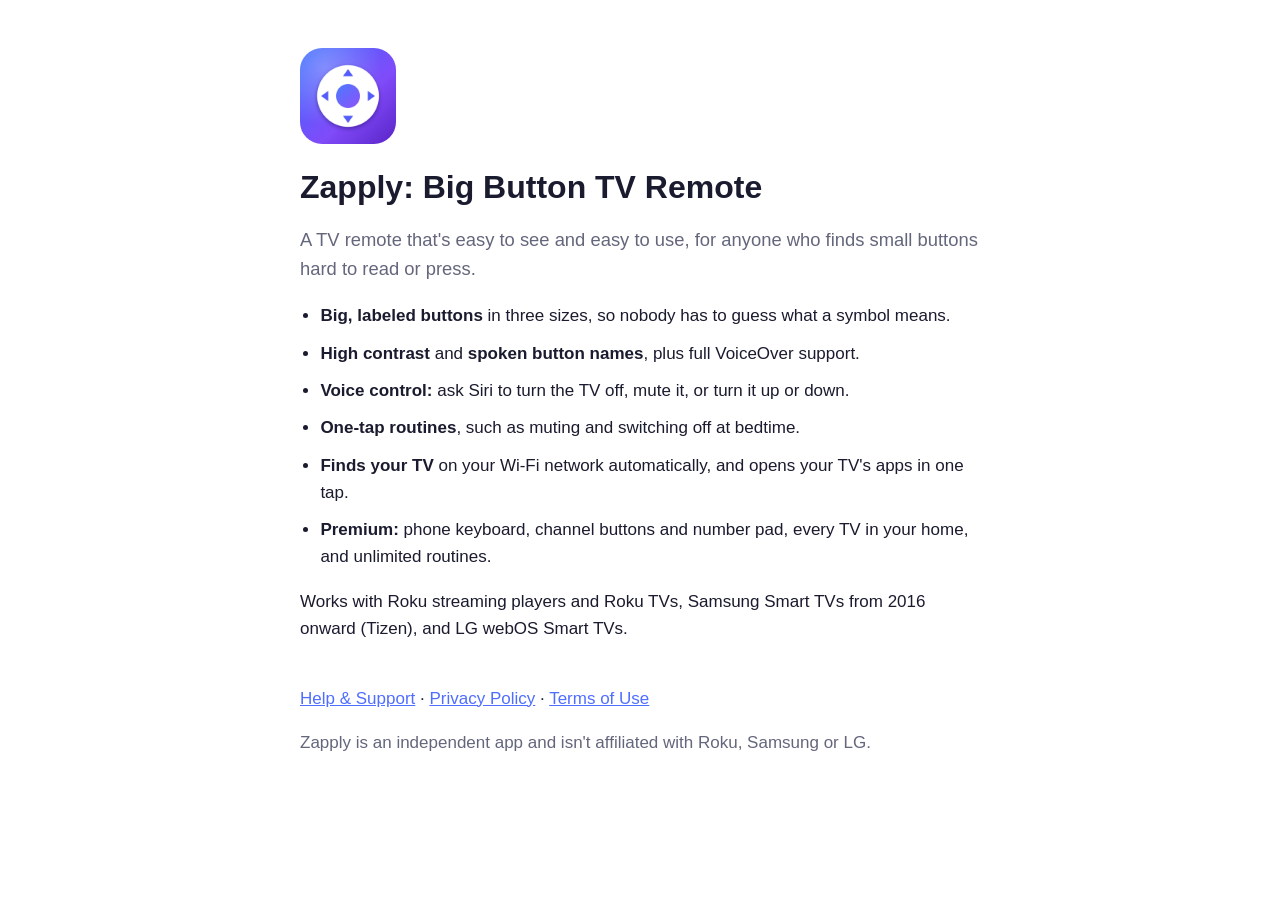
<file: docs/index.html>
<!doctype html>
<html lang="en">
<head>
  <meta charset="utf-8">
  <meta name="viewport" content="width=device-width, initial-scale=1">
  <title>Zapply: Big Button TV Remote</title>
  <meta name="description" content="Zapply is a big-button TV remote for iPhone: large labeled keys, high contrast, spoken button names, Siri voice commands and one-tap routines for Roku, Samsung and LG TVs.">
  <link rel="icon" type="image/png" href="favicon.png">
  <link rel="apple-touch-icon" href="apple-touch-icon.png">
  <link rel="stylesheet" href="style.css">
</head>
<body>
  <main>
    <img class="icon" src="icon.png" width="96" height="96" alt="Zapply app icon">
    <h1>Zapply: Big Button TV Remote</h1>
    <p class="lead">A TV remote that's easy to see and easy to use, for anyone who finds small buttons hard to read or press.</p>
    <ul class="features">
      <li><strong>Big, labeled buttons</strong> in three sizes, so nobody has to guess what a symbol means.</li>
      <li><strong>High contrast</strong> and <strong>spoken button names</strong>, plus full VoiceOver support.</li>
      <li><strong>Voice control:</strong> ask Siri to turn the TV off, mute it, or turn it up or down.</li>
      <li><strong>One-tap routines</strong>, such as muting and switching off at bedtime.</li>
      <li><strong>Finds your TV</strong> on your Wi-Fi network automatically, and opens your TV's apps in one tap.</li>
      <li><strong>Premium:</strong> phone keyboard, channel buttons and number pad, every TV in your home, and unlimited routines.</li>
    </ul>
    <p>Works with Roku streaming players and Roku TVs, Samsung Smart TVs from 2016 onward (Tizen), and LG webOS Smart TVs.</p>
    <p class="links"><a href="support.html">Help &amp; Support</a> · <a href="privacy.html">Privacy Policy</a> · <a href="terms.html">Terms of Use</a></p>
    <p class="muted">Zapply is an independent app and isn't affiliated with Roku, Samsung or LG.</p>
  </main>
</body>
</html>
</file>
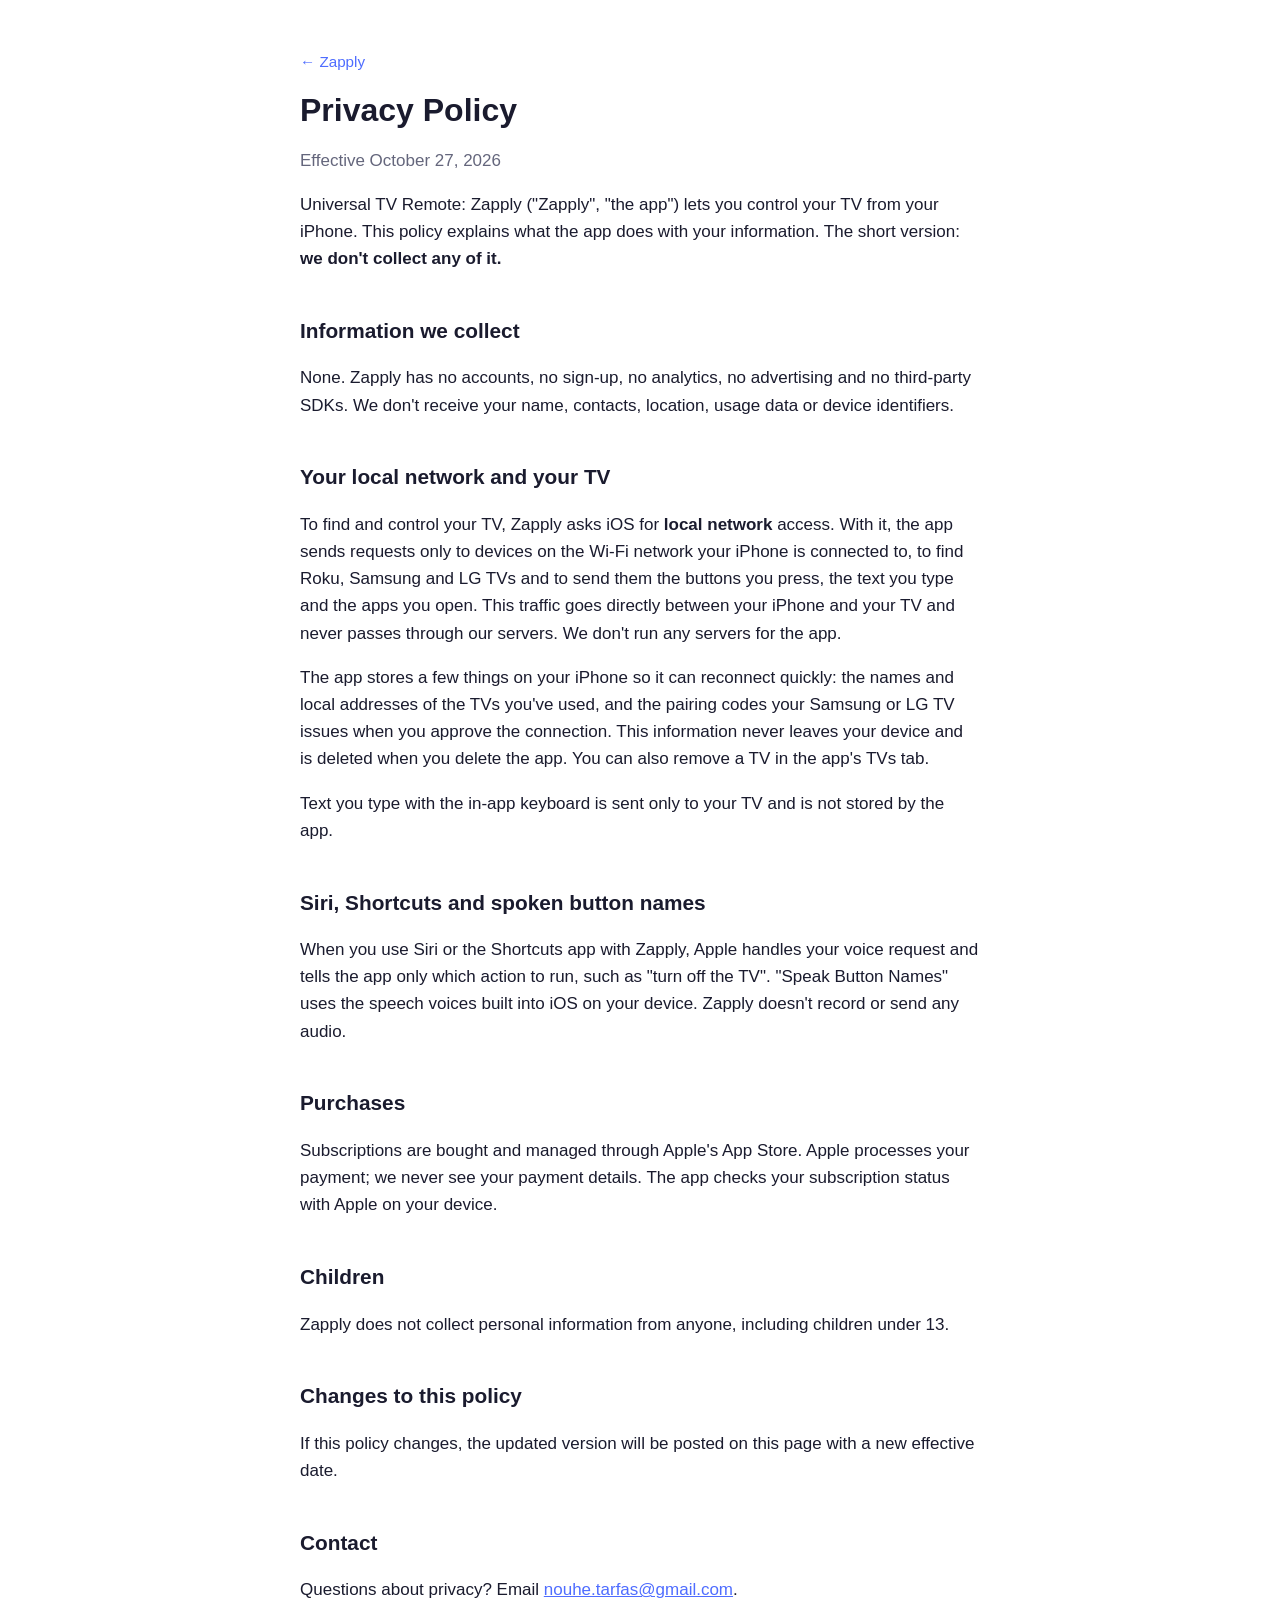
<file: docs/privacy.html>
<!doctype html>
<html lang="en">
<head>
  <meta charset="utf-8">
  <meta name="viewport" content="width=device-width, initial-scale=1">
  <title>Privacy Policy – Zapply: Big Button TV Remote</title>
  <meta name="description" content="Privacy policy for Universal TV Remote: Zapply. The app talks only to the TVs on your own network and collects no personal data.">
  <link rel="icon" type="image/png" href="favicon.png">
  <link rel="apple-touch-icon" href="apple-touch-icon.png">
  <link rel="stylesheet" href="style.css">
</head>
<body>
  <main>
    <a class="back" href="./">← Zapply</a>
    <h1>Privacy Policy</h1>
    <p class="muted">Effective October 27, 2026</p>

    <p>Universal TV Remote: Zapply ("Zapply", "the app") lets you control your TV from your iPhone. This policy explains what the app does with your information. The short version: <strong>we don't collect any of it.</strong></p>

    <h2>Information we collect</h2>
    <p>None. Zapply has no accounts, no sign-up, no analytics, no advertising and no third-party SDKs. We don't receive your name, contacts, location, usage data or device identifiers.</p>

    <h2>Your local network and your TV</h2>
    <p>To find and control your TV, Zapply asks iOS for <strong>local network</strong> access. With it, the app sends requests only to devices on the Wi-Fi network your iPhone is connected to, to find Roku, Samsung and LG TVs and to send them the buttons you press, the text you type and the apps you open. This traffic goes directly between your iPhone and your TV and never passes through our servers. We don't run any servers for the app.</p>
    <p>The app stores a few things on your iPhone so it can reconnect quickly: the names and local addresses of the TVs you've used, and the pairing codes your Samsung or LG TV issues when you approve the connection. This information never leaves your device and is deleted when you delete the app. You can also remove a TV in the app's TVs tab.</p>
    <p>Text you type with the in-app keyboard is sent only to your TV and is not stored by the app.</p>

    <h2>Siri, Shortcuts and spoken button names</h2>
    <p>When you use Siri or the Shortcuts app with Zapply, Apple handles your voice request and tells the app only which action to run, such as "turn off the TV". "Speak Button Names" uses the speech voices built into iOS on your device. Zapply doesn't record or send any audio.</p>

    <h2>Purchases</h2>
    <p>Subscriptions are bought and managed through Apple's App Store. Apple processes your payment; we never see your payment details. The app checks your subscription status with Apple on your device.</p>

    <h2>Children</h2>
    <p>Zapply does not collect personal information from anyone, including children under 13.</p>

    <h2>Changes to this policy</h2>
    <p>If this policy changes, the updated version will be posted on this page with a new effective date.</p>

    <h2>Contact</h2>
    <p>Questions about privacy? Email <a href="mailto:nouhe.tarfas@gmail.com">nouhe.tarfas@gmail.com</a>.</p>
  </main>
</body>
</html>
</file>
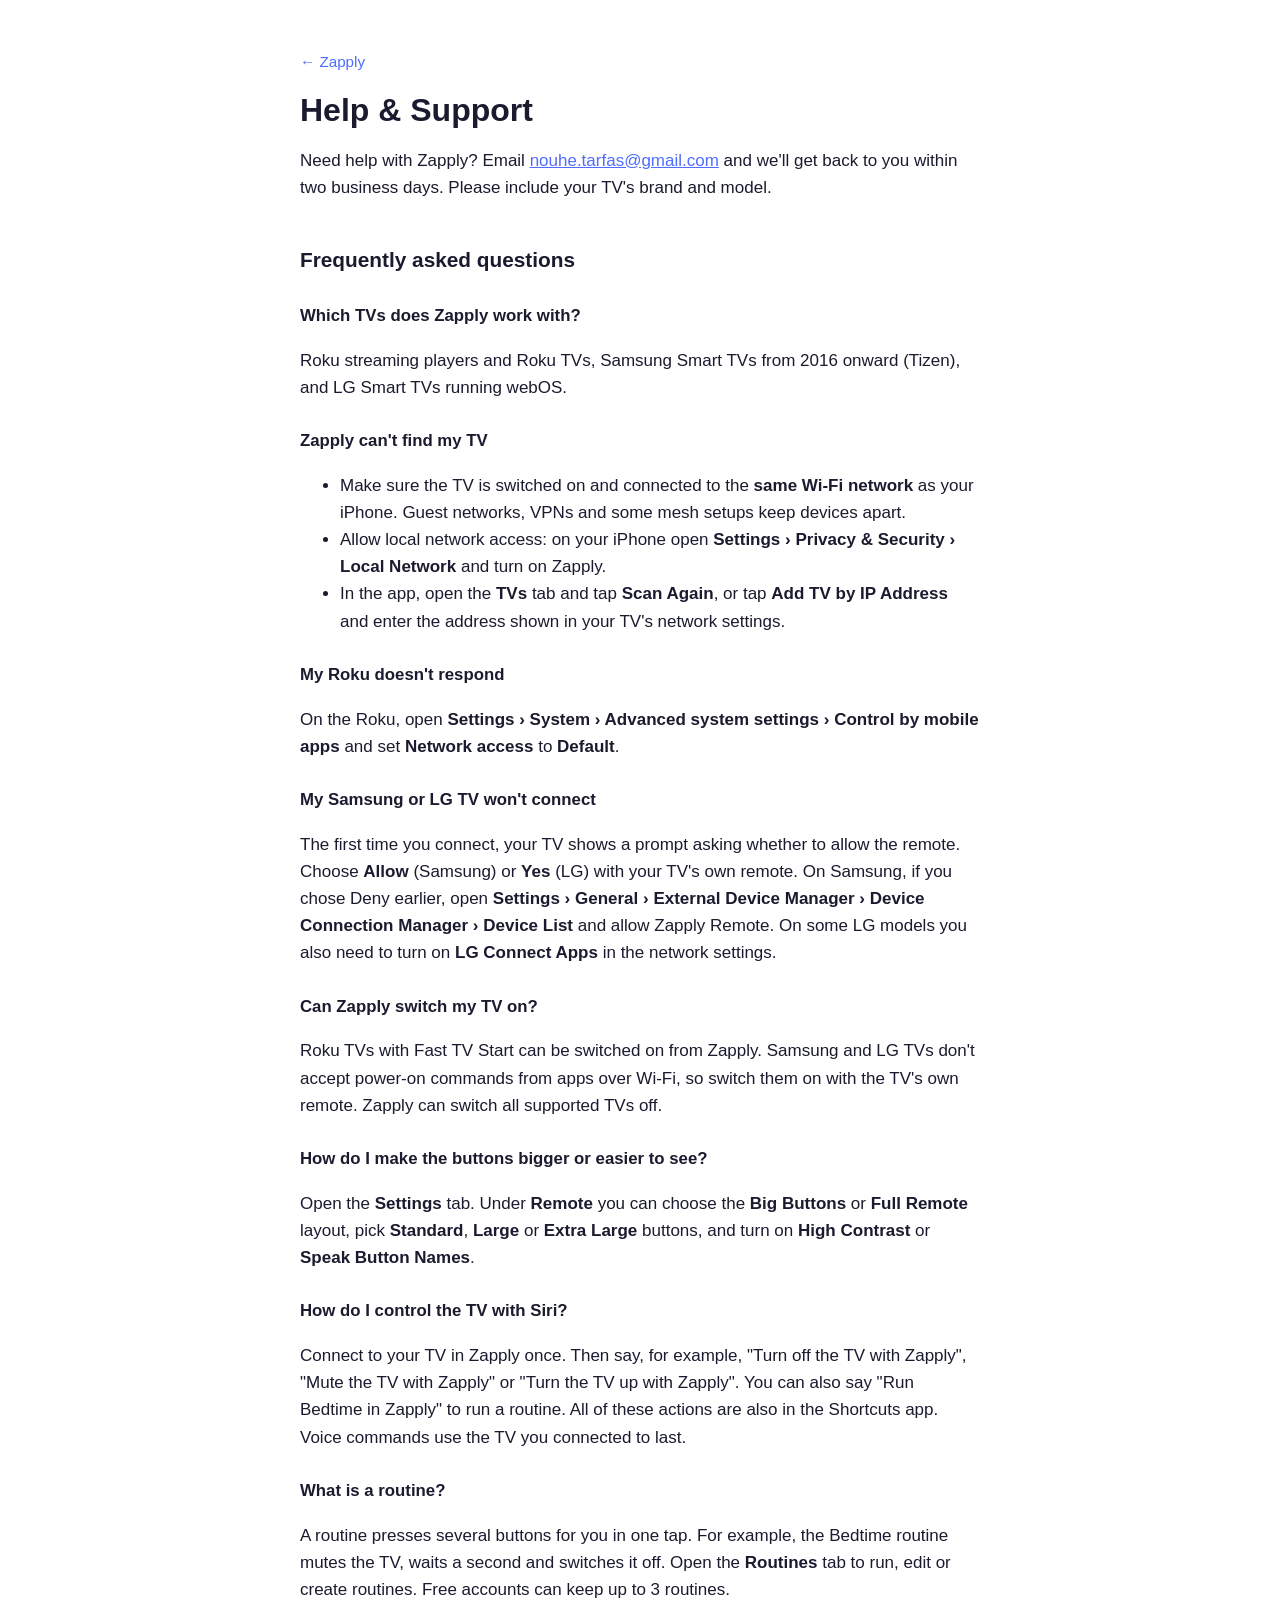
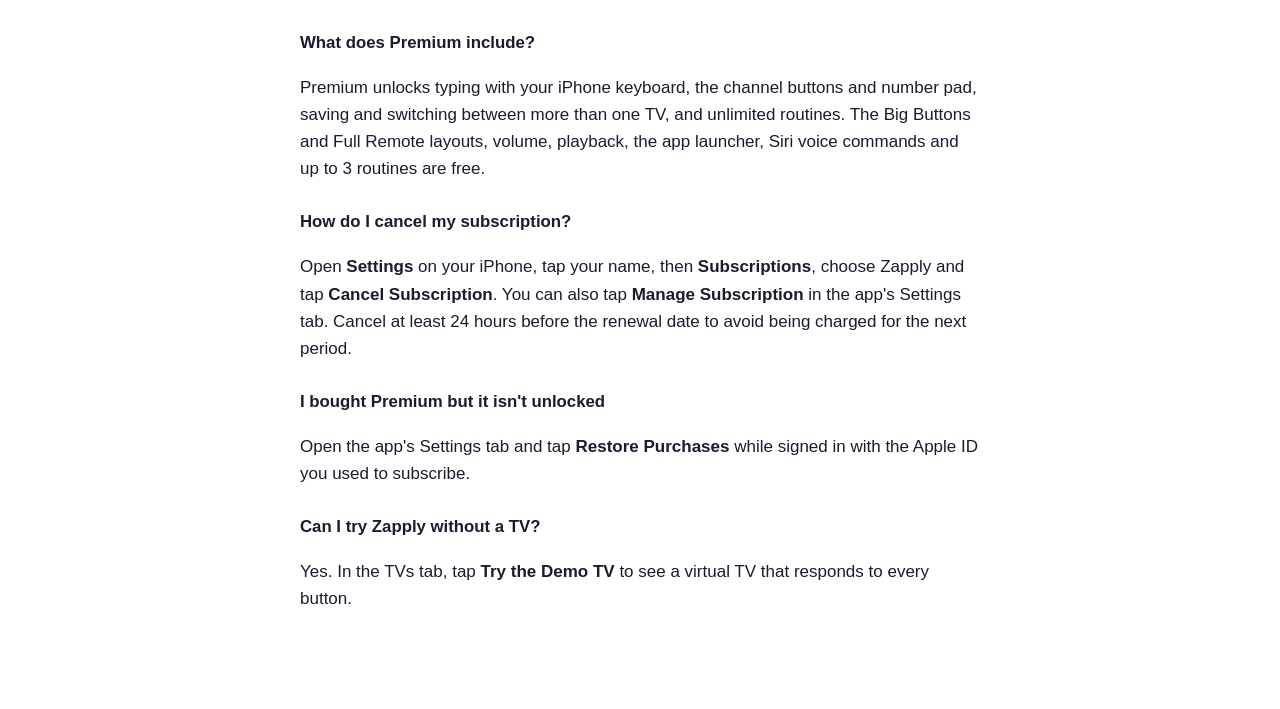
<file: docs/support.html>
<!doctype html>
<html lang="en">
<head>
  <meta charset="utf-8">
  <meta name="viewport" content="width=device-width, initial-scale=1">
  <title>Support – Zapply: Big Button TV Remote</title>
  <meta name="description" content="Help and support for Universal TV Remote: Zapply, the iPhone remote for Roku, Samsung and LG TVs.">
  <link rel="icon" type="image/png" href="favicon.png">
  <link rel="apple-touch-icon" href="apple-touch-icon.png">
  <link rel="stylesheet" href="style.css">
</head>
<body>
  <main>
    <a class="back" href="./">← Zapply</a>
    <h1>Help &amp; Support</h1>
    <p>Need help with Zapply? Email <a href="mailto:nouhe.tarfas@gmail.com?subject=Zapply%20support">nouhe.tarfas@gmail.com</a> and we'll get back to you within two business days. Please include your TV's brand and model.</p>

    <h2>Frequently asked questions</h2>

    <h3>Which TVs does Zapply work with?</h3>
    <p>Roku streaming players and Roku TVs, Samsung Smart TVs from 2016 onward (Tizen), and LG Smart TVs running webOS.</p>

    <h3>Zapply can't find my TV</h3>
    <ul>
      <li>Make sure the TV is switched on and connected to the <strong>same Wi-Fi network</strong> as your iPhone. Guest networks, VPNs and some mesh setups keep devices apart.</li>
      <li>Allow local network access: on your iPhone open <strong>Settings › Privacy &amp; Security › Local Network</strong> and turn on Zapply.</li>
      <li>In the app, open the <strong>TVs</strong> tab and tap <strong>Scan Again</strong>, or tap <strong>Add TV by IP Address</strong> and enter the address shown in your TV's network settings.</li>
    </ul>

    <h3>My Roku doesn't respond</h3>
    <p>On the Roku, open <strong>Settings › System › Advanced system settings › Control by mobile apps</strong> and set <strong>Network access</strong> to <strong>Default</strong>.</p>

    <h3>My Samsung or LG TV won't connect</h3>
    <p>The first time you connect, your TV shows a prompt asking whether to allow the remote. Choose <strong>Allow</strong> (Samsung) or <strong>Yes</strong> (LG) with your TV's own remote. On Samsung, if you chose Deny earlier, open <strong>Settings › General › External Device Manager › Device Connection Manager › Device List</strong> and allow Zapply Remote. On some LG models you also need to turn on <strong>LG Connect Apps</strong> in the network settings.</p>

    <h3>Can Zapply switch my TV on?</h3>
    <p>Roku TVs with Fast TV Start can be switched on from Zapply. Samsung and LG TVs don't accept power-on commands from apps over Wi-Fi, so switch them on with the TV's own remote. Zapply can switch all supported TVs off.</p>

    <h3>How do I make the buttons bigger or easier to see?</h3>
    <p>Open the <strong>Settings</strong> tab. Under <strong>Remote</strong> you can choose the <strong>Big Buttons</strong> or <strong>Full Remote</strong> layout, pick <strong>Standard</strong>, <strong>Large</strong> or <strong>Extra Large</strong> buttons, and turn on <strong>High Contrast</strong> or <strong>Speak Button Names</strong>.</p>

    <h3>How do I control the TV with Siri?</h3>
    <p>Connect to your TV in Zapply once. Then say, for example, "Turn off the TV with Zapply", "Mute the TV with Zapply" or "Turn the TV up with Zapply". You can also say "Run Bedtime in Zapply" to run a routine. All of these actions are also in the Shortcuts app. Voice commands use the TV you connected to last.</p>

    <h3>What is a routine?</h3>
    <p>A routine presses several buttons for you in one tap. For example, the Bedtime routine mutes the TV, waits a second and switches it off. Open the <strong>Routines</strong> tab to run, edit or create routines. Free accounts can keep up to 3 routines.</p>

    <h3>What does Premium include?</h3>
    <p>Premium unlocks typing with your iPhone keyboard, the channel buttons and number pad, saving and switching between more than one TV, and unlimited routines. The Big Buttons and Full Remote layouts, volume, playback, the app launcher, Siri voice commands and up to 3 routines are free.</p>

    <h3>How do I cancel my subscription?</h3>
    <p>Open <strong>Settings</strong> on your iPhone, tap your name, then <strong>Subscriptions</strong>, choose Zapply and tap <strong>Cancel Subscription</strong>. You can also tap <strong>Manage Subscription</strong> in the app's Settings tab. Cancel at least 24 hours before the renewal date to avoid being charged for the next period.</p>

    <h3>I bought Premium but it isn't unlocked</h3>
    <p>Open the app's Settings tab and tap <strong>Restore Purchases</strong> while signed in with the Apple ID you used to subscribe.</p>

    <h3>Can I try Zapply without a TV?</h3>
    <p>Yes. In the TVs tab, tap <strong>Try the Demo TV</strong> to see a virtual TV that responds to every button.</p>
  </main>
</body>
</html>
</file>
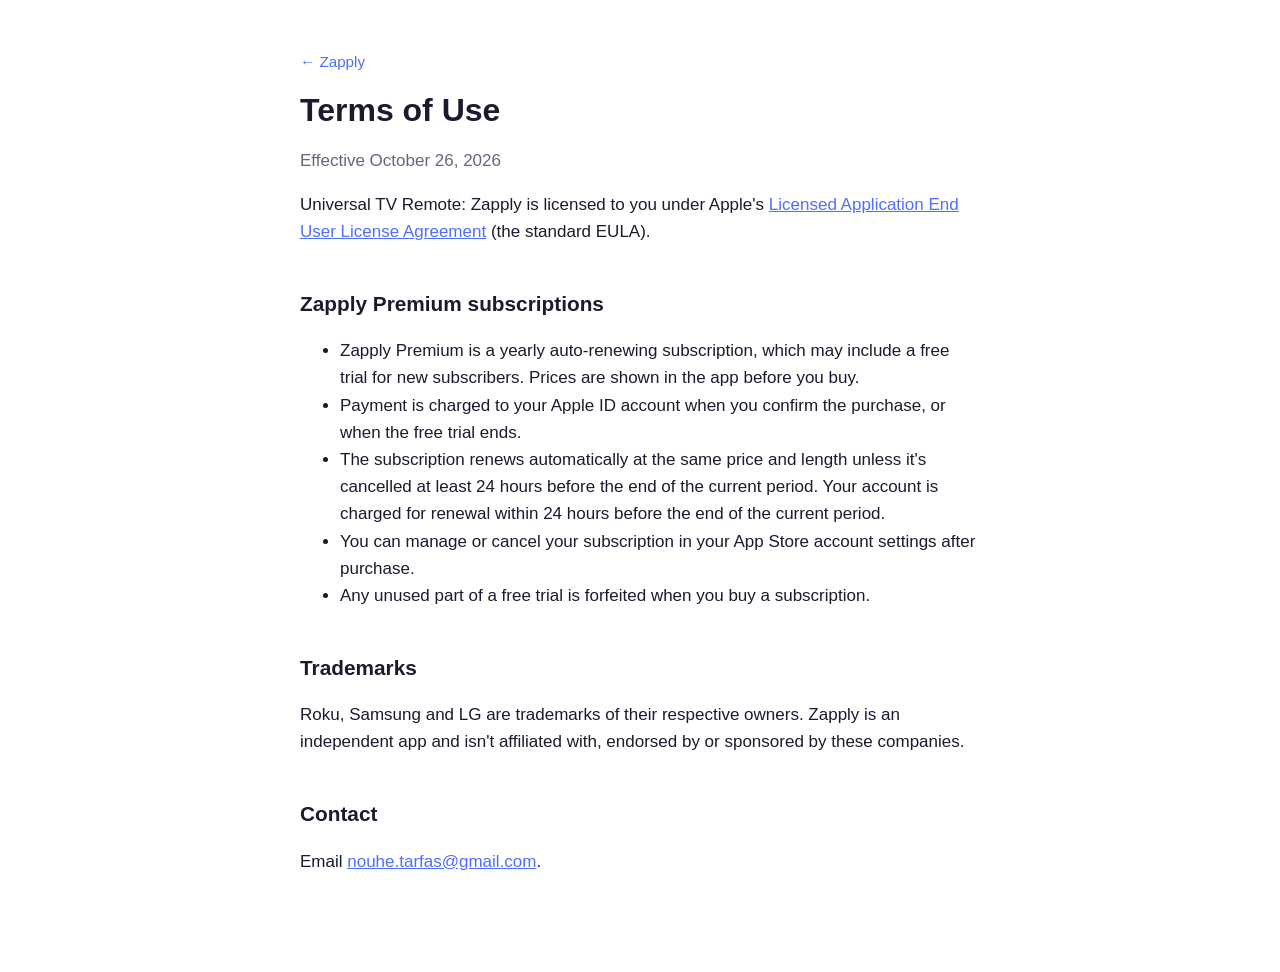
<file: docs/terms.html>
<!doctype html>
<html lang="en">
<head>
  <meta charset="utf-8">
  <meta name="viewport" content="width=device-width, initial-scale=1">
  <title>Terms of Use – Zapply: Big Button TV Remote</title>
  <meta name="description" content="Terms of use and subscription terms for Universal TV Remote: Zapply.">
  <link rel="icon" type="image/png" href="favicon.png">
  <link rel="apple-touch-icon" href="apple-touch-icon.png">
  <link rel="stylesheet" href="style.css">
</head>
<body>
  <main>
    <a class="back" href="./">← Zapply</a>
    <h1>Terms of Use</h1>
    <p class="muted">Effective October 26, 2026</p>
    <p>Universal TV Remote: Zapply is licensed to you under Apple's <a href="https://www.apple.com/legal/internet-services/itunes/dev/stdeula/">Licensed Application End User License Agreement</a> (the standard EULA).</p>

    <h2>Zapply Premium subscriptions</h2>
    <ul>
      <li>Zapply Premium is a yearly auto-renewing subscription, which may include a free trial for new subscribers. Prices are shown in the app before you buy.</li>
      <li>Payment is charged to your Apple ID account when you confirm the purchase, or when the free trial ends.</li>
      <li>The subscription renews automatically at the same price and length unless it's cancelled at least 24 hours before the end of the current period. Your account is charged for renewal within 24 hours before the end of the current period.</li>
      <li>You can manage or cancel your subscription in your App Store account settings after purchase.</li>
      <li>Any unused part of a free trial is forfeited when you buy a subscription.</li>
    </ul>

    <h2>Trademarks</h2>
    <p>Roku, Samsung and LG are trademarks of their respective owners. Zapply is an independent app and isn't affiliated with, endorsed by or sponsored by these companies.</p>

    <h2>Contact</h2>
    <p>Email <a href="mailto:nouhe.tarfas@gmail.com">nouhe.tarfas@gmail.com</a>.</p>
  </main>
</body>
</html>
</file>
<file: docs/style.css>
:root {
  --bg: #ffffff;
  --text: #1a1b2e;
  --muted: #64667c;
  --accent: #4f6dff;
}

@media (prefers-color-scheme: dark) {
  :root {
    --bg: #0c0e19;
    --text: #ebecf5;
    --muted: #a0a2b8;
    --accent: #7f9bff;
  }
}

* { box-sizing: border-box; }

body {
  margin: 0;
  background: var(--bg);
  color: var(--text);
  font: 17px/1.6 -apple-system, BlinkMacSystemFont, "Segoe UI", Roboto, sans-serif;
}

main {
  max-width: 720px;
  margin: 0 auto;
  padding: 48px 20px 80px;
}

h1 { font-size: 2rem; line-height: 1.2; margin: 16px 0 8px; }
h2 { font-size: 1.3rem; margin-top: 2em; }
h3 { font-size: 1.05rem; margin-top: 1.6em; }
a { color: var(--accent); }
.muted { color: var(--muted); }
.lead { font-size: 1.15rem; color: var(--muted); }
.back { text-decoration: none; font-size: 0.95rem; }
.icon { border-radius: 22px; }
.features { padding-left: 1.2em; }
.features li { margin: 0.6em 0; }
.links { margin-top: 2.5em; }
</file>
